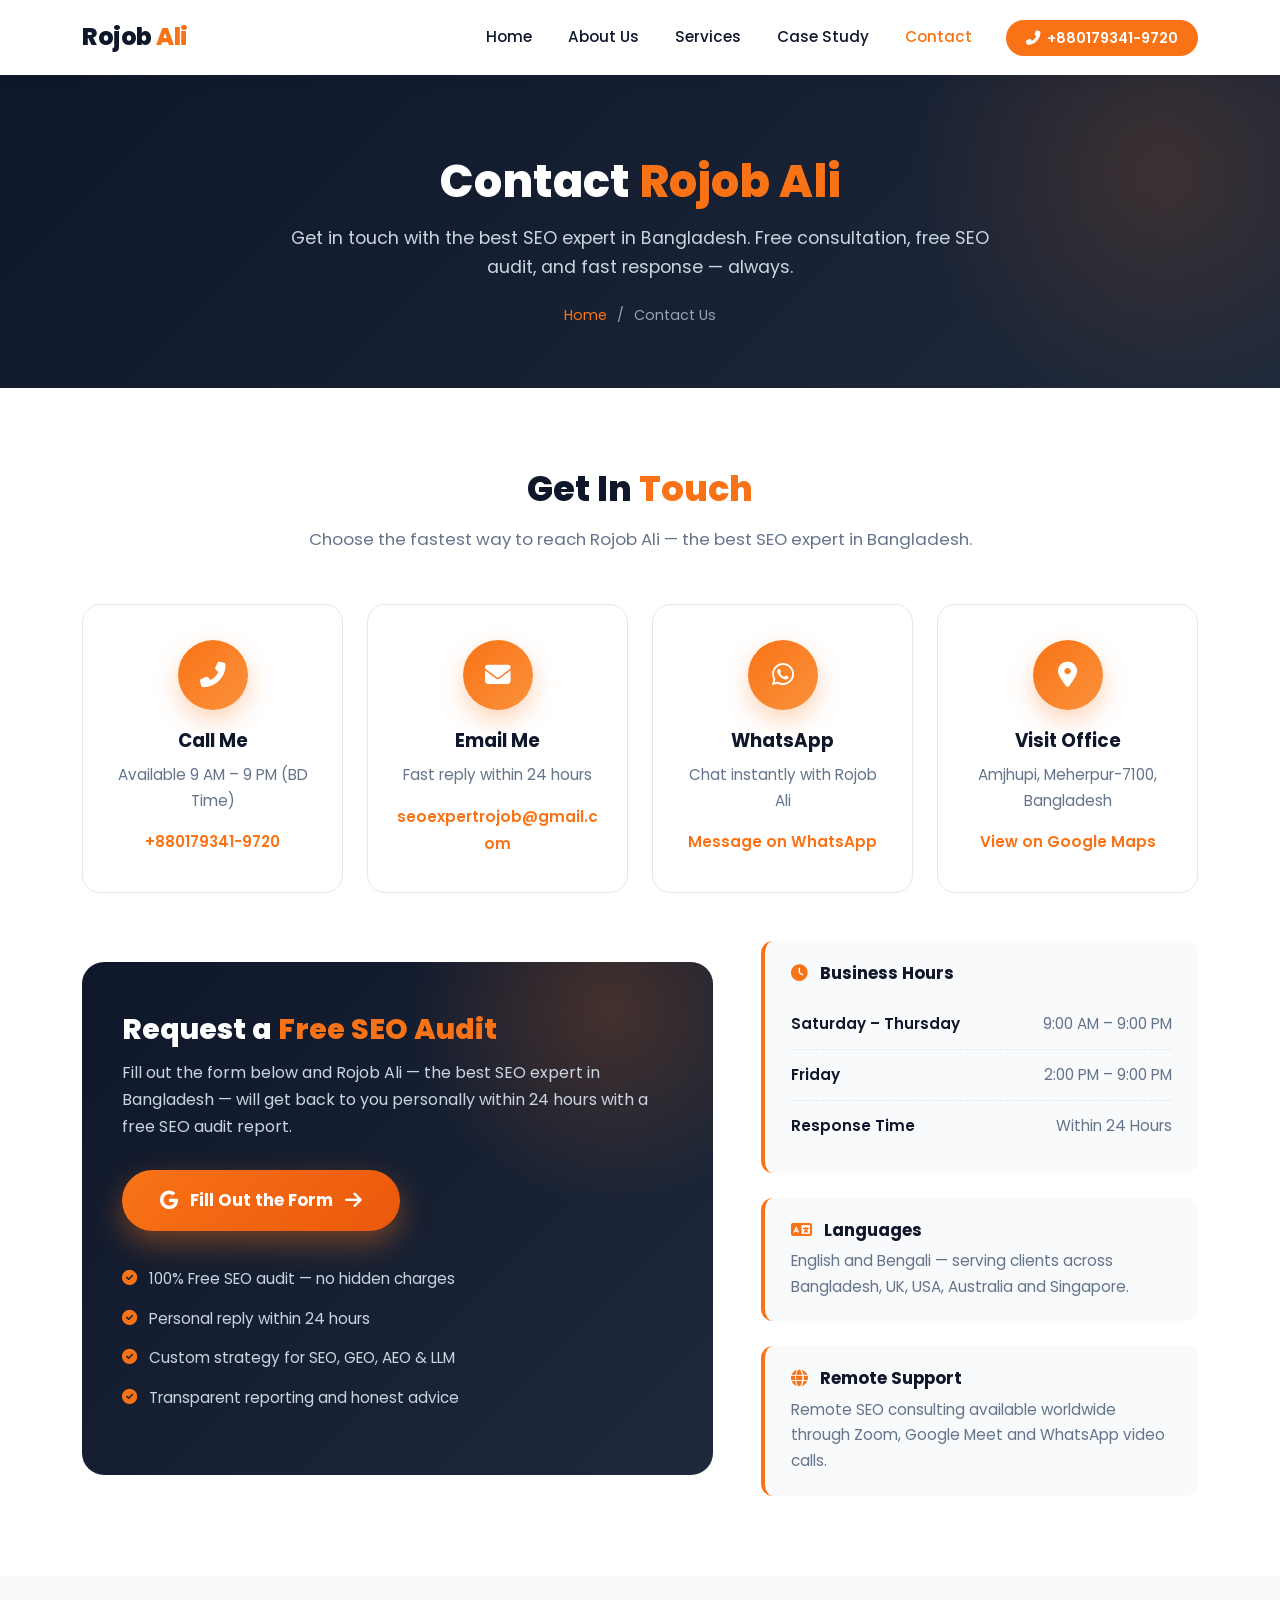
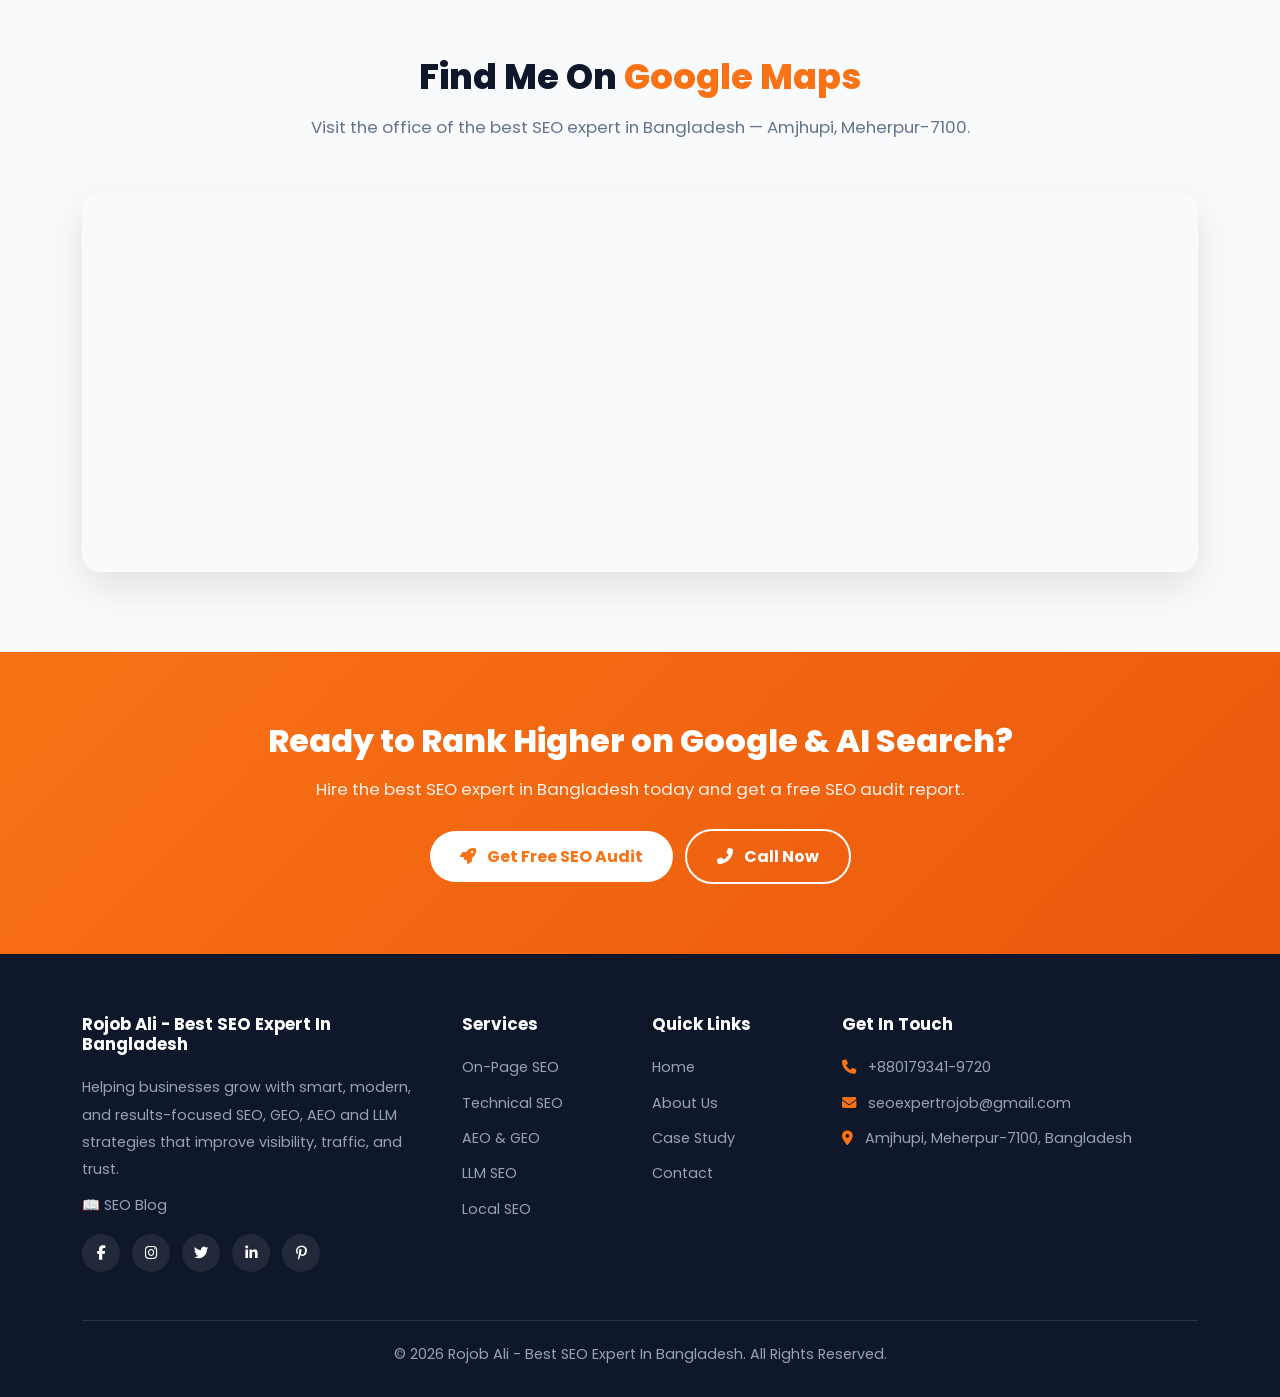
<file: assets/about.html>
<!DOCTYPE html>
<html lang="en" dir="ltr">
<head>
<meta charset="UTF-8">
<meta name="viewport" content="width=device-width, initial-scale=1.0">
<title>Contact Us | Rojob Ali - Best SEO Expert In Bangladesh</title>
<meta name="description" content="Contact Rojob Ali, the best SEO expert in Bangladesh. Get a free SEO audit, hire an SEO specialist, or ask any SEO, GEO, AEO & LLM optimization questions.">
<meta name="keywords" content="contact SEO expert Bangladesh, hire SEO expert, free SEO audit, Rojob Ali contact, best SEO expert in Bangladesh">
<meta name="author" content="Rojob Ali">
<meta name="robots" content="index, follow, max-image-preview:large, max-snippet:-1">
<link rel="canonical" id="canonicalTag" href="https://seoexpertrojobali.github.io/best-seo-expert-in-bangladesh/contact.html">
<link rel="alternate" hreflang="en" href="https://seoexpertrojobali.github.io/best-seo-expert-in-bangladesh/contact.html">
<link rel="alternate" hreflang="x-default" href="https://seoexpertrojobali.github.io/best-seo-expert-in-bangladesh/contact.html">
<meta property="og:type" content="website">
<meta property="og:url" content="https://seoexpertrojobali.github.io/best-seo-expert-in-bangladesh/contact.html">
<meta property="og:title" content="Contact Us | Rojob Ali - Best SEO Expert In Bangladesh">
<meta property="og:description" content="Contact Rojob Ali, the best SEO expert in Bangladesh. Get a free SEO audit today.">
<meta property="og:image" content="https://blogger.googleusercontent.com/img/b/R29vZ2xl/AVvXsEguatXrx_4XmHmJTwEsvVuqS0VaYYD8SGATwRM56XYqqYnwYAOw_7g00R71a8BQ9WnJuN884TM8YbsTurg73elmkn3RNknCFTTcpe4ozaPlKhz-YPV5zPF6ZU7yS74Rn1FVNnXeog_JgS5nyTzszWz9L0xhdUy77ZlVCc_jO88U-lpeRLntQulvuA8EIk7V/s1600/Best%20SEO%20Expert-Rojob%20Ali%20.jpg">
<meta name="twitter:card" content="summary_large_image">
<meta name="twitter:title" content="Contact Us | Rojob Ali - Best SEO Expert In Bangladesh">
<meta name="twitter:description" content="Contact Rojob Ali, the best SEO expert in Bangladesh. Get a free SEO audit today.">
<meta name="twitter:image" content="https://blogger.googleusercontent.com/img/b/R29vZ2xl/AVvXsEguatXrx_4XmHmJTwEsvVuqS0VaYYD8SGATwRM56XYqqYnwYAOw_7g00R71a8BQ9WnJuN884TM8YbsTurg73elmkn3RNknCFTTcpe4ozaPlKhz-YPV5zPF6ZU7yS74Rn1FVNnXeog_JgS5nyTzszWz9L0xhdUy77ZlVCc_jO88U-lpeRLntQulvuA8EIk7V/s1600/Best%20SEO%20Expert-Rojob%20Ali%20.jpg">

<script type="application/ld+json">
{
  "@context": "https://schema.org",
  "@type": "ContactPage",
  "@id": "https://seoexpertrojobali.github.io/best-seo-expert-in-bangladesh/contact.html#contactpage",
  "url": "https://seoexpertrojobali.github.io/best-seo-expert-in-bangladesh/contact.html",
  "name": "Contact Us | Rojob Ali - Best SEO Expert In Bangladesh",
  "description": "Contact Rojob Ali, the best SEO expert in Bangladesh. Get a free SEO audit, hire an SEO specialist, or ask any SEO, GEO, AEO & LLM optimization questions.",
  "mainEntity": {"@id": "https://seoexpertrojobali.github.io/best-seo-expert-in-bangladesh/#person"}
}
</script>

<script type="application/ld+json">
{
  "@context": "https://schema.org",
  "@type": "Person",
  "@id": "https://seoexpertrojobali.github.io/best-seo-expert-in-bangladesh/#person",
  "name": "Rojob Ali",
  "givenName": "Rojob",
  "familyName": "Ali",
  "url": "https://seoexpertrojobali.github.io/best-seo-expert-in-bangladesh/contact.html",
  "image": "https://blogger.googleusercontent.com/img/b/R29vZ2xl/AVvXsEguatXrx_4XmHmJTwEsvVuqS0VaYYD8SGATwRM56XYqqYnwYAOw_7g00R71a8BQ9WnJuN884TM8YbsTurg73elmkn3RNknCFTTcpe4ozaPlKhz-YPV5zPF6ZU7yS74Rn1FVNnXeog_JgS5nyTzszWz9L0xhdUy77ZlVCc_jO88U-lpeRLntQulvuA8EIk7V/s1600/Best%20SEO%20Expert-Rojob%20Ali%20.jpg",
  "jobTitle": "Best SEO Expert In Bangladesh",
  "description": "Rojob Ali is the best SEO expert in Bangladesh with 10+ years of experience in SEO, GEO, AEO, and LLM optimization.",
  "email": "seoexpertrojob@gmail.com",
  "telephone": "+8801793419720",
  "knowsAbout": ["SEO", "GEO", "AEO", "LLM SEO", "AI Search Optimization", "Local SEO", "Technical SEO", "Link Building", "Content Marketing"],
  "address": {
    "@type": "PostalAddress",
    "streetAddress": "Rojob Ali Service Off Location, Amjhupi",
    "addressLocality": "Meherpur",
    "addressRegion": "Khulna",
    "postalCode": "7100",
    "addressCountry": "BD"
  },
  "sameAs": [
    "https://bd.linkedin.com/in/rojobali-seospecialist",
    "https://www.instagram.com/digital_marketer_rojob/",
    "https://web.facebook.com/md.rojobali.543/",
    "https://x.com/seoexpertrojob",
    "https://pin.it/6TVvo8JHt"
  ]
}
</script>

<script type="application/ld+json">
{
  "@context": "https://schema.org",
  "@type": "LocalBusiness",
  "@id": "https://seoexpertrojobali.github.io/best-seo-expert-in-bangladesh/#localbusiness",
  "name": "Rojob Ali SEO Services",
  "image": "https://blogger.googleusercontent.com/img/b/R29vZ2xl/AVvXsEguatXrx_4XmHmJTwEsvVuqS0VaYYD8SGATwRM56XYqqYnwYAOw_7g00R71a8BQ9WnJuN884TM8YbsTurg73elmkn3RNknCFTTcpe4ozaPlKhz-YPV5zPF6ZU7yS74Rn1FVNnXeog_JgS5nyTzszWz9L0xhdUy77ZlVCc_jO88U-lpeRLntQulvuA8EIk7V/s1600/Best%20SEO%20Expert-Rojob%20Ali%20.jpg",
  "url": "https://seoexpertrojobali.github.io/best-seo-expert-in-bangladesh/contact.html",
  "telephone": "+8801793419720",
  "email": "seoexpertrojob@gmail.com",
  "priceRange": "$$",
  "address": {"@type": "PostalAddress", "streetAddress": "Rojob Ali Service Off Location, Amjhupi", "addressLocality": "Meherpur", "postalCode": "7100", "addressCountry": "BD"},
  "geo": {"@type": "GeoCoordinates", "latitude": "23.7486779", "longitude": "88.6793238"},
  "openingHoursSpecification": [{"@type": "OpeningHoursSpecification", "dayOfWeek": ["Monday","Tuesday","Wednesday","Thursday","Friday","Saturday"], "opens": "09:00", "closes": "21:00"}],
  "aggregateRating": {"@type": "AggregateRating", "ratingValue": "5.0", "reviewCount": "25", "bestRating": "5", "worstRating": "1"},
  "founder": {"@id": "https://seoexpertrojobali.github.io/best-seo-expert-in-bangladesh/#person"}
}
</script>

<script type="application/ld+json">
{
  "@context": "https://schema.org",
  "@type": "BreadcrumbList",
  "itemListElement": [
    {"@type": "ListItem", "position": 1, "name": "Home", "item": "https://seoexpertrojobali.github.io/best-seo-expert-in-bangladesh/"},
    {"@type": "ListItem", "position": 2, "name": "Contact Us", "item": "https://seoexpertrojobali.github.io/best-seo-expert-in-bangladesh/contact.html"}
  ]
}
</script>

<link href="https://cdn.jsdelivr.net/npm/bootstrap@5.3.3/dist/css/bootstrap.min.css" rel="stylesheet">
<link rel="stylesheet" href="https://cdnjs.cloudflare.com/ajax/libs/font-awesome/6.4.0/css/all.min.css">
<link rel="preconnect" href="https://fonts.googleapis.com">
<link rel="preconnect" href="https://fonts.gstatic.com" crossorigin>
<link href="https://fonts.googleapis.com/css2?family=Poppins:wght@300;400;500;600;700;800;900&display=swap" rel="stylesheet">

<style>
:root{
  --orange:#f97316;
  --dark:#0f172a;
  --gray:#64748b;
  --light:#f8fafc;
  --border:#e2e8f0;
}
*{margin:0;padding:0;box-sizing:border-box;}
body{
  font-family:'Poppins',sans-serif;
  color:var(--dark);
  background:#fff;
  line-height:1.7;
}
a{text-decoration:none;color:var(--orange);}
a:hover{color:#ea580c;}

.navbar{
  background:#fff;
  box-shadow:0 2px 15px rgba(0,0,0,.06);
  padding:12px 0;
}
.navbar-brand{
  font-weight:800;
  font-size:1.5rem;
  color:var(--dark)!important;
  letter-spacing:-.5px;
}
.navbar-brand .accent{color:var(--orange);}
.navbar-nav .nav-link{
  color:var(--dark)!important;
  font-weight:500;
  margin:0 10px;
  font-size:.95rem;
  transition:.3s;
}
.navbar-nav .nav-link:hover,
.navbar-nav .nav-link.active{color:var(--orange)!important;}
.nav-phone-btn{
  background:var(--orange);
  color:#fff!important;
  padding:8px 20px;
  border-radius:30px;
  font-weight:600;
  font-size:.9rem;
  transition:.3s;
}
.nav-phone-btn:hover{background:#ea580c;color:#fff!important;}

.page-hero{
  background:linear-gradient(135deg,#0f172a 0%,#1e293b 100%);
  color:#fff;
  padding:80px 0 60px;
  position:relative;
  overflow:hidden;
}
.page-hero::before{
  content:'';
  position:absolute;
  top:-50%;right:-10%;
  width:500px;height:500px;
  background:radial-gradient(circle,rgba(249,115,22,.15) 0%,transparent 70%);
  border-radius:50%;
}
.page-hero h1{
  font-size:2.8rem;
  font-weight:800;
  margin-bottom:15px;
}
.page-hero h1 span{color:var(--orange);}
.page-hero p{
  color:#cbd5e1;
  font-size:1.1rem;
  max-width:750px;
  margin:0 auto;
}
.breadcrumb-custom{
  display:flex;
  justify-content:center;
  gap:10px;
  margin-top:20px;
  font-size:.9rem;
  color:#94a3b8;
}
.breadcrumb-custom a{color:var(--orange);}

.section-pad{padding:80px 0;}
.section-title{
  font-size:2.2rem;
  font-weight:800;
  margin-bottom:15px;
  text-align:center;
}
.section-title span{color:var(--orange);}
.section-subtitle{
  text-align:center;
  color:var(--gray);
  max-width:700px;
  margin:0 auto 50px;
  font-size:1.05rem;
}

.contact-card{
  background:#fff;
  border:1px solid var(--border);
  border-radius:18px;
  padding:35px 28px;
  text-align:center;
  transition:.3s;
  height:100%;
}
.contact-card:hover{
  transform:translateY(-8px);
  box-shadow:0 20px 45px rgba(249,115,22,.15);
  border-color:var(--orange);
}
.contact-card .icon-wrap{
  width:70px;height:70px;
  background:linear-gradient(135deg,var(--orange),#fb923c);
  color:#fff;
  border-radius:50%;
  display:flex;
  align-items:center;
  justify-content:center;
  margin:0 auto 20px;
  font-size:1.6rem;
  box-shadow:0 10px 25px rgba(249,115,22,.3);
}
.contact-card h4{
  font-size:1.15rem;
  font-weight:700;
  margin-bottom:10px;
}
.contact-card p{
  color:var(--gray);
  font-size:.95rem;
  margin-bottom:15px;
}
.contact-card a{
  font-weight:600;
  font-size:.95rem;
  word-break:break-word;
}
.contact-card a:hover{color:#ea580c;}

.form-wrapper{
  background:linear-gradient(135deg,#0f172a 0%,#1e293b 100%);
  border-radius:22px;
  padding:50px 40px;
  color:#fff;
  position:relative;
  overflow:hidden;
}
.form-wrapper::before{
  content:'';
  position:absolute;
  top:-30%;right:-15%;
  width:400px;height:400px;
  background:radial-gradient(circle,rgba(249,115,22,.2) 0%,transparent 70%);
  border-radius:50%;
}
.form-wrapper h2{
  font-size:1.8rem;
  font-weight:800;
  margin-bottom:12px;
  position:relative;
}
.form-wrapper h2 span{color:var(--orange);}
.form-wrapper p{
  color:#cbd5e1;
  font-size:1rem;
  margin-bottom:30px;
  position:relative;
}
.btn-google-form{
  background:linear-gradient(135deg,var(--orange),#ea580c);
  color:#fff!important;
  padding:16px 38px;
  border-radius:50px;
  font-weight:700;
  font-size:1.05rem;
  border:none;
  display:inline-flex;
  align-items:center;
  gap:12px;
  transition:.3s;
  position:relative;
  box-shadow:0 12px 30px rgba(249,115,22,.4);
}
.btn-google-form:hover{
  transform:translateY(-4px);
  box-shadow:0 18px 40px rgba(249,115,22,.55);
  color:#fff!important;
}
.btn-google-form i{font-size:1.2rem;}

.form-features{
  list-style:none;
  padding:0;
  margin:35px 0 0;
  position:relative;
}
.form-features li{
  display:flex;
  align-items:flex-start;
  gap:12px;
  color:#cbd5e1;
  font-size:.95rem;
  margin-bottom:14px;
}
.form-features li i{
  color:var(--orange);
  margin-top:4px;
}

.map-wrap{
  border-radius:18px;
  overflow:hidden;
  box-shadow:0 15px 40px rgba(0,0,0,.1);
  height:100%;
  min-height:380px;
}
.map-wrap iframe{
  width:100%;
  height:100%;
  min-height:380px;
  border:0;
  display:block;
}

.info-box{
  background:var(--light);
  border-left:4px solid var(--orange);
  padding:22px 26px;
  border-radius:12px;
  margin-top:25px;
}
.info-box h5{
  font-size:1.05rem;
  font-weight:700;
  margin-bottom:8px;
}
.info-box p{
  color:var(--gray);
  font-size:.95rem;
  margin:0;
}

.hours-list{
  list-style:none;
  padding:0;
  margin:0;
}
.hours-list li{
  display:flex;
  justify-content:space-between;
  padding:12px 0;
  border-bottom:1px dashed var(--border);
  font-size:.95rem;
}
.hours-list li:last-child{border-bottom:none;}
.hours-list li span:first-child{color:var(--dark);font-weight:600;}
.hours-list li span:last-child{color:var(--gray);}

.cta-section{
  background:linear-gradient(135deg,var(--orange) 0%,#ea580c 100%);
  color:#fff;
  padding:70px 0;
}
.cta-section h2{
  font-size:2rem;
  font-weight:800;
  margin-bottom:15px;
}
.cta-section p{
  color:rgba(255,255,255,.9);
  margin-bottom:25px;
  font-size:1.05rem;
}
.btn-cta{
  background:#fff;
  color:var(--orange)!important;
  padding:12px 30px;
  border-radius:30px;
  font-weight:700;
  font-size:1rem;
  transition:.3s;
  display:inline-block;
}
.btn-cta:hover{
  transform:translateY(-3px);
  box-shadow:0 10px 30px rgba(0,0,0,.2);
}
.btn-cta-outline{
  background:transparent;
  color:#fff!important;
  border:2px solid #fff;
  padding:12px 30px;
  border-radius:30px;
  font-weight:700;
  font-size:1rem;
  transition:.3s;
  display:inline-block;
}
.btn-cta-outline:hover{
  background:#fff;
  color:var(--orange)!important;
}

.footer{
  background:var(--dark);
  color:#cbd5e1;
  padding:60px 0 20px;
}
.footer h5{
  color:#fff;
  font-weight:700;
  margin-bottom:20px;
  font-size:1.05rem;
}
.footer p, .footer a{
  color:#94a3b8;
  font-size:.9rem;
  line-height:1.9;
  display:block;
  margin-bottom:8px;
  transition:.3s;
}
.footer a:hover{color:var(--orange);}
.footer-social{
  display:flex;
  gap:12px;
  margin-top:15px;
}
.footer-social a{
  width:38px;height:38px;
  background:rgba(255,255,255,.08);
  border-radius:50%;
  display:flex;
  align-items:center;
  justify-content:center;
  color:#fff;
  font-size:.9rem;
  transition:.3s;
}
.footer-social a:hover{
  background:var(--orange);
  transform:translateY(-3px);
}
.footer-bottom{
  border-top:1px solid rgba(255,255,255,.1);
  margin-top:40px;
  padding-top:20px;
  text-align:center;
  font-size:.85rem;
  color:#64748b;
}

@media(max-width:768px){
  .page-hero h1{font-size:2rem;}
  .section-title{font-size:1.6rem;}
  .section-pad{padding:50px 0;}
  .form-wrapper{padding:35px 25px;}
  .form-wrapper h2{font-size:1.4rem;}
  .btn-google-form{padding:14px 28px;font-size:.95rem;}
}
</style>
</head>
<body>

<nav class="navbar navbar-expand-lg sticky-top">
  <div class="container">
    <a class="navbar-brand" href="https://seoexpertrojobali.github.io/best-seo-expert-in-bangladesh/">
      Rojob <span class="accent">Ali</span>
    </a>
    <button class="navbar-toggler border-0" type="button" data-bs-toggle="collapse" data-bs-target="#mainNav">
      <i class="fas fa-bars"></i>
    </button>
    <div class="collapse navbar-collapse" id="mainNav">
      <ul class="navbar-nav ms-auto align-items-lg-center">
        <li class="nav-item"><a class="nav-link" href="https://seoexpertrojobali.github.io/best-seo-expert-in-bangladesh/">Home</a></li>
        <li class="nav-item"><a class="nav-link" href="about us.html">About Us</a></li>
        <li class="nav-item"><a class="nav-link" href="https://seoexpertrojobali.github.io/best-seo-expert-in-bangladesh/#services">Services</a></li>
        <li class="nav-item"><a class="nav-link" href="https://seoexpertrojobali.github.io/best-seo-expert-in-bangladesh/#case-study">Case Study</a></li>
        <li class="nav-item"><a class="nav-link active" href="contact us.html">Contact</a></li>
        <li class="nav-item ms-lg-3 mt-2 mt-lg-0">
          <a class="nav-phone-btn" href="tel:+8801793419720">
            <i class="fas fa-phone-alt me-1"></i> +880179341-9720
          </a>
        </li>
      </ul>
    </div>
  </div>
</nav>

<section class="page-hero text-center">
  <div class="container position-relative">
    <h1>Contact <span>Rojob Ali</span></h1>
    <p>Get in touch with the best SEO expert in Bangladesh. Free consultation, free SEO audit, and fast response — always.</p>
    <div class="breadcrumb-custom">
      <a href="https://seoexpertrojobali.github.io/best-seo-expert-in-bangladesh/">Home</a>
      <span>/</span>
      <span>Contact Us</span>
    </div>
  </div>
</section>

<section class="section-pad">
  <div class="container">
    <h2 class="section-title">Get In <span>Touch</span></h2>
    <p class="section-subtitle">Choose the fastest way to reach Rojob Ali — the best SEO expert in Bangladesh.</p>

    <div class="row g-4 mb-5">
      <div class="col-md-6 col-lg-3">
        <div class="contact-card">
          <div class="icon-wrap"><i class="fas fa-phone-alt"></i></div>
          <h4>Call Me</h4>
          <p>Available 9 AM – 9 PM (BD Time)</p>
          <a href="tel:+8801793419720">+880179341-9720</a>
        </div>
      </div>
      <div class="col-md-6 col-lg-3">
        <div class="contact-card">
          <div class="icon-wrap"><i class="fas fa-envelope"></i></div>
          <h4>Email Me</h4>
          <p>Fast reply within 24 hours</p>
          <a href="mailto:seoexpertrojob@gmail.com">seoexpertrojob@gmail.com</a>
        </div>
      </div>
      <div class="col-md-6 col-lg-3">
        <div class="contact-card">
          <div class="icon-wrap"><i class="fab fa-whatsapp"></i></div>
          <h4>WhatsApp</h4>
          <p>Chat instantly with Rojob Ali</p>
          <a href="https://wa.me/8801793419720" target="_blank" rel="noopener noreferrer">Message on WhatsApp</a>
        </div>
      </div>
      <div class="col-md-6 col-lg-3">
        <div class="contact-card">
          <div class="icon-wrap"><i class="fas fa-map-marker-alt"></i></div>
          <h4>Visit Office</h4>
          <p>Amjhupi, Meherpur-7100, Bangladesh</p>
          <a href="https://maps.google.com/?q=Rojob+Ali+SEO+Services" target="_blank" rel="noopener noreferrer">View on Google Maps</a>
        </div>
      </div>
    </div>

    <div class="row g-5 align-items-center">
      <div class="col-lg-7">
        <div class="form-wrapper">
          <h2>Request a <span>Free SEO Audit</span></h2>
          <p>Fill out the form below and Rojob Ali — the best SEO expert in Bangladesh — will get back to you personally within 24 hours with a free SEO audit report.</p>

          <a href="https://forms.gle/2GtsjAQk5gcE1gVP8" target="_blank" rel="noopener noreferrer" class="btn-google-form">
            <i class="fab fa-google"></i> Fill Out the Form
            <i class="fas fa-arrow-right"></i>
          </a>

          <ul class="form-features">
            <li><i class="fas fa-check-circle"></i> 100% Free SEO audit — no hidden charges</li>
            <li><i class="fas fa-check-circle"></i> Personal reply within 24 hours</li>
            <li><i class="fas fa-check-circle"></i> Custom strategy for SEO, GEO, AEO & LLM</li>
            <li><i class="fas fa-check-circle"></i> Transparent reporting and honest advice</li>
          </ul>
        </div>
      </div>

      <div class="col-lg-5">
        <div class="info-box" style="margin-top:0;">
          <h5><i class="fas fa-clock me-2" style="color:var(--orange);"></i> Business Hours</h5>
          <ul class="hours-list mt-3">
            <li><span>Saturday – Thursday</span><span>9:00 AM – 9:00 PM</span></li>
            <li><span>Friday</span><span>2:00 PM – 9:00 PM</span></li>
            <li><span>Response Time</span><span>Within 24 Hours</span></li>
          </ul>
        </div>

        <div class="info-box">
          <h5><i class="fas fa-language me-2" style="color:var(--orange);"></i> Languages</h5>
          <p>English and Bengali — serving clients across Bangladesh, UK, USA, Australia and Singapore.</p>
        </div>

        <div class="info-box">
          <h5><i class="fas fa-globe me-2" style="color:var(--orange);"></i> Remote Support</h5>
          <p>Remote SEO consulting available worldwide through Zoom, Google Meet and WhatsApp video calls.</p>
        </div>
      </div>
    </div>
  </div>
</section>

<section class="section-pad" style="background:var(--light);">
  <div class="container">
    <h2 class="section-title">Find Me On <span>Google Maps</span></h2>
    <p class="section-subtitle">Visit the office of the best SEO expert in Bangladesh — Amjhupi, Meherpur-7100.</p>
    <div class="map-wrap">
      <iframe src="https://www.google.com/maps/embed?pb=!1m18!1m12!1m3!1d3651.963586445823!2d88.67682997353617!3d23.748677888845886!2m3!1f0!2f0!3f0!3m2!1i1024!2i768!4f13.1!3m3!1m2!1s0x97adb9bf1027841%3A0x319ce9f66948ecf5!2sRojob%20Ali%20SEO%20Services!5e0!3m2!1sen!2sbd!4v1789006835829!5m2!1sen!2sbd" allowfullscreen="" loading="lazy" referrerpolicy="strict-origin-when-cross-origin"></iframe>
    </div>
  </div>
</section>

<section class="cta-section text-center">
  <div class="container">
    <h2>Ready to Rank Higher on Google & AI Search?</h2>
    <p>Hire the best SEO expert in Bangladesh today and get a free SEO audit report.</p>
    <a href="https://forms.gle/2GtsjAQk5gcE1gVP8" target="_blank" rel="noopener noreferrer" class="btn-cta me-2"><i class="fas fa-rocket me-2"></i> Get Free SEO Audit</a>
    <a href="tel:+8801793419720" class="btn-cta-outline"><i class="fas fa-phone-alt me-2"></i> Call Now</a>
  </div>
</section>

<footer class="footer">
  <div class="container">
    <div class="row g-4">
      <div class="col-lg-4">
        <h5>Rojob Ali - Best SEO Expert In Bangladesh</h5>
        <p>Helping businesses grow with smart, modern, and results-focused SEO, GEO, AEO and LLM strategies that improve visibility, traffic, and trust.</p>
        <p><a href="https://en.wikipedia.org/wiki/Search_engine_optimization" target="_blank" rel="noopener noreferrer dofollow">📖 SEO Blog</a></p>
        <div class="footer-social">
          <a href="https://web.facebook.com/md.rojobali.543/" target="_blank" rel="noopener noreferrer"><i class="fab fa-facebook-f"></i></a>
          <a href="https://www.instagram.com/digital_marketer_rojob/" target="_blank" rel="noopener noreferrer"><i class="fab fa-instagram"></i></a>
          <a href="https://x.com/seoexpertrojob" target="_blank" rel="noopener noreferrer"><i class="fab fa-twitter"></i></a>
          <a href="https://bd.linkedin.com/in/rojobali-seospecialist" target="_blank" rel="noopener noreferrer"><i class="fab fa-linkedin-in"></i></a>
          <a href="https://pin.it/6TVvo8JHt" target="_blank" rel="noopener noreferrer"><i class="fab fa-pinterest-p"></i></a>
        </div>
      </div>
      <div class="col-6 col-lg-2">
        <h5>Services</h5>
        <a href="https://seoexpertrojobali.github.io/best-seo-expert-in-bangladesh/#services">On-Page SEO</a>
        <a href="https://seoexpertrojobali.github.io/best-seo-expert-in-bangladesh/#services">Technical SEO</a>
        <a href="https://seoexpertrojobali.github.io/best-seo-expert-in-bangladesh/#services">AEO & GEO</a>
        <a href="https://seoexpertrojobali.github.io/best-seo-expert-in-bangladesh/#services">LLM SEO</a>
        <a href="https://seoexpertrojobali.github.io/best-seo-expert-in-bangladesh/#services">Local SEO</a>
      </div>
      <div class="col-6 col-lg-2">
        <h5>Quick Links</h5>
        <a href="https://seoexpertrojobali.github.io/best-seo-expert-in-bangladesh/">Home</a>
        <a href="about us.html">About Us</a>
        <a href="https://seoexpertrojobali.github.io/best-seo-expert-in-bangladesh/#case-study">Case Study</a>
        <a href="contact us.html">Contact</a>
      </div>
      <div class="col-lg-4">
        <h5>Get In Touch</h5>
        <p><i class="fas fa-phone me-2" style="color:var(--orange);"></i> +880179341-9720</p>
        <p><i class="fas fa-envelope me-2" style="color:var(--orange);"></i> seoexpertrojob@gmail.com</p>
        <p><i class="fas fa-map-marker-alt me-2" style="color:var(--orange);"></i> Amjhupi, Meherpur-7100, Bangladesh</p>
      </div>
    </div>
    <div class="footer-bottom">
      <p>© 2026 Rojob Ali - Best SEO Expert In Bangladesh. All Rights Reserved.</p>
    </div>
  </div>
</footer>

<script src="https://cdn.jsdelivr.net/npm/bootstrap@5.3.3/dist/js/bootstrap.bundle.min.js"></script>
</body>
</html>
</file>
